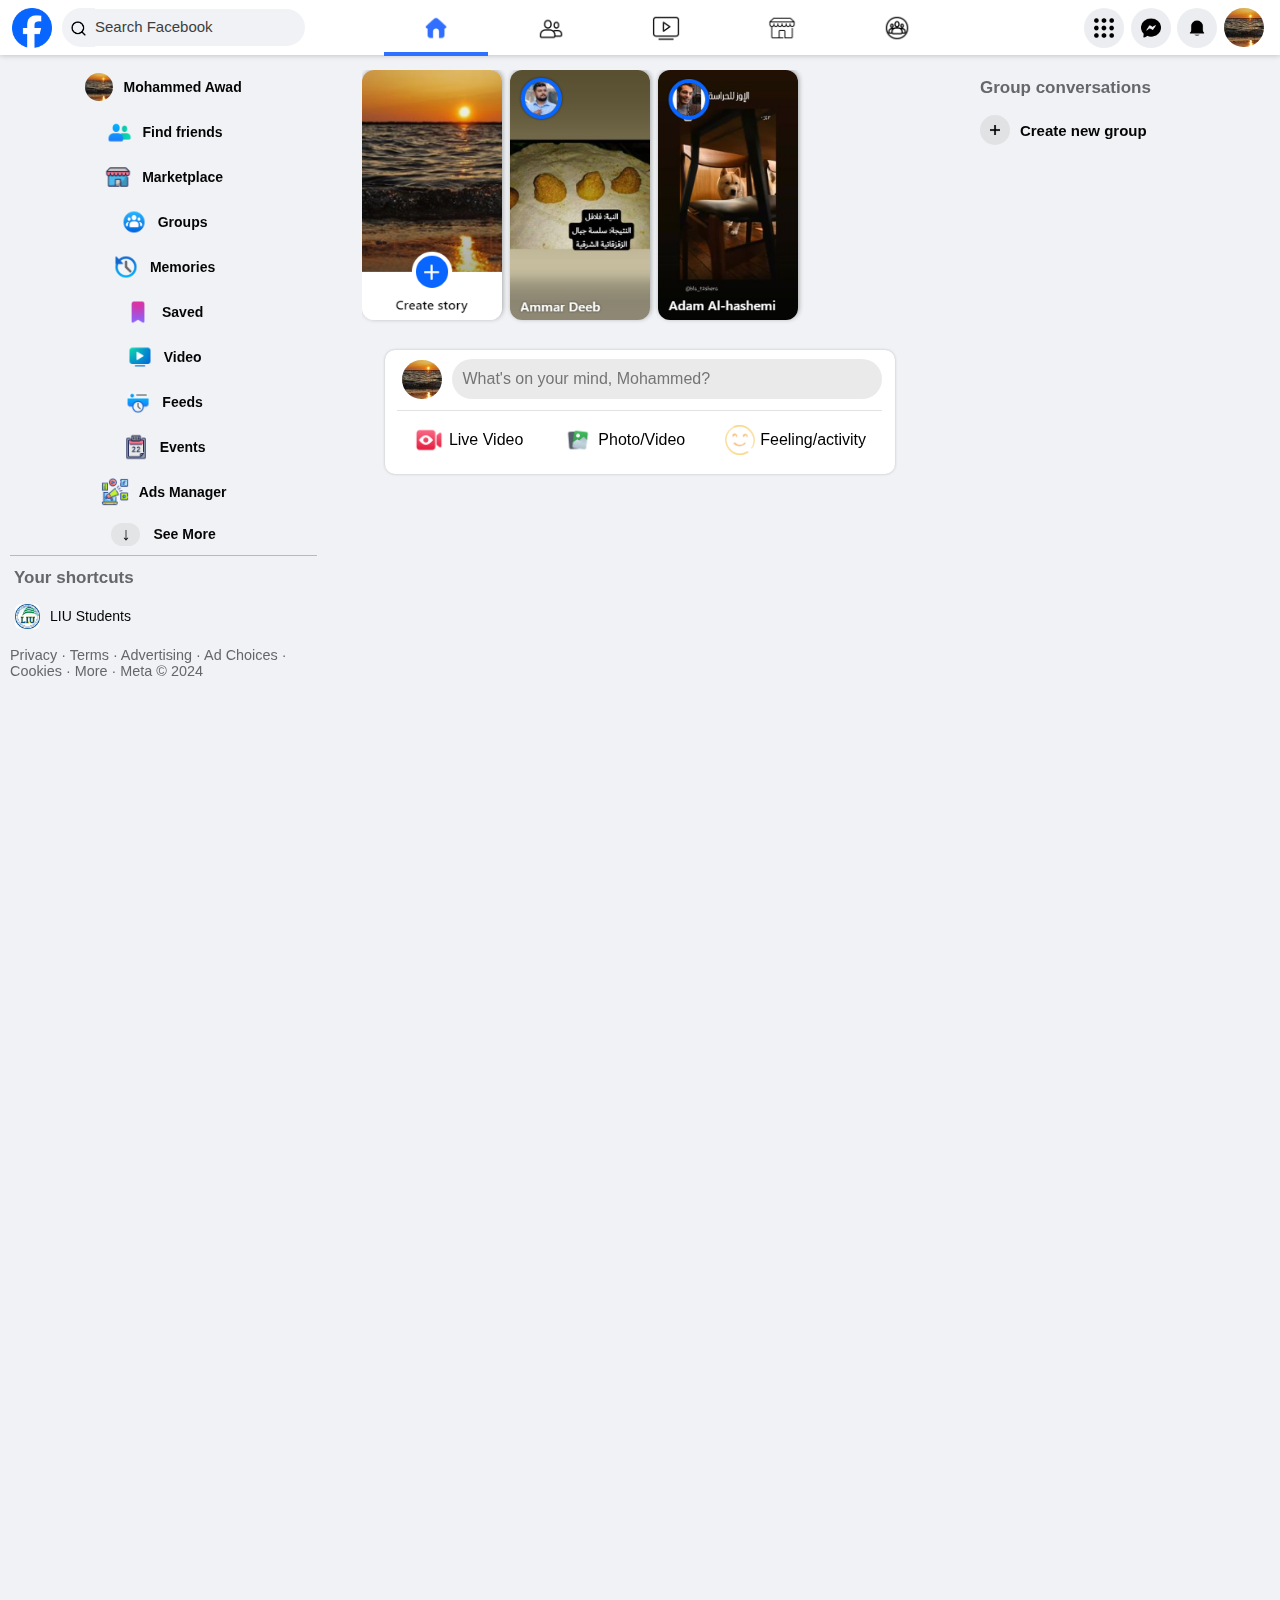
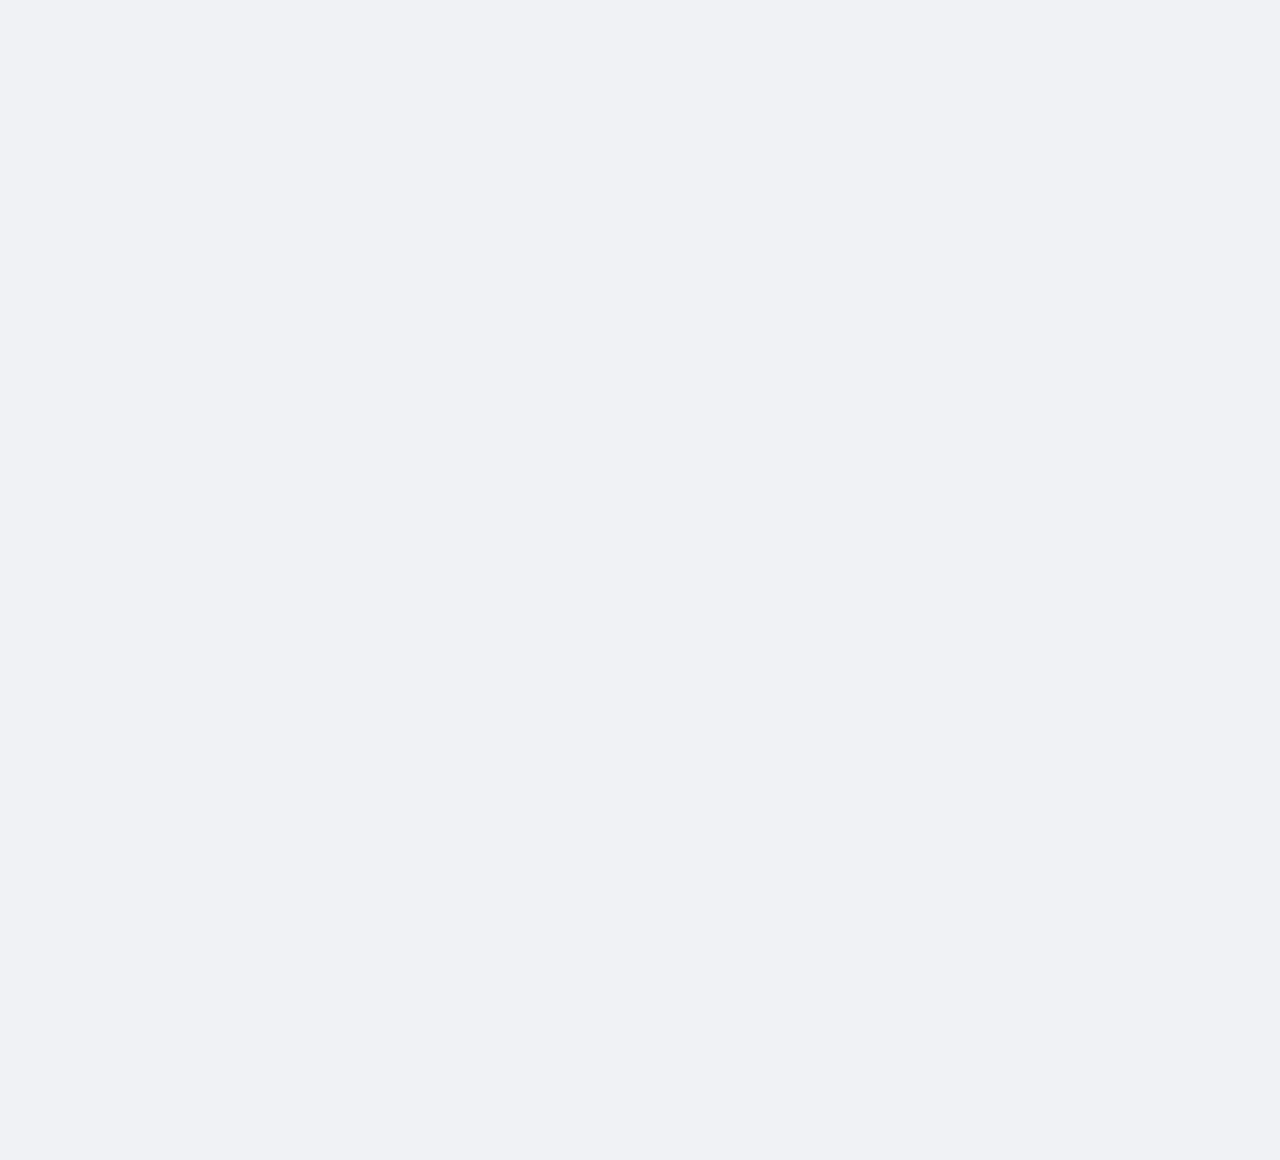
<file: index.html>
<!DOCTYPE html>
<html lang="en">
  <head>
    <meta charset="UTF-8" />
    <meta name="viewport" content="width=device-width, initial-scale=1.0" />
    <title>Document</title>
    <link rel="stylesheet" type="text/css" href="header.css" />
    <link rel="stylesheet" type="text/css" href="nav.css" />
    <link rel="stylesheet" type="text/css" href="general.css" />
    <link rel="stylesheet" type="text/css" href="Body.css" />
    <link rel="preconnect" href="https://fonts.googleapis.com" />
    <link rel="preconnect" href="https://fonts.gstatic.com" crossorigin />
    <link
      href="https://fonts.googleapis.com/css2?family=Roboto:ital,wght@0,100;0,300;0,400;0,500;0,700;0,900;1,100;1,300;1,400;1,500;1,700;1,900&display=swap"
      rel="stylesheet"
    />
  </head>
  <body>

    <header>
      <div class="left-header">
        <div class="facebook-icon">
          <img class="facebook" src="2023_Facebook_icon.svg.webp" alt="" />
        </div>
      
        <div class="search-div" id="left-header-search-button" >
          <img class="search1" src="search-512.webp" alt="" />
        </div>
        <div class="searchbar-container" >
          <input id="searchBar-input" type="text" id="search1" placeholder="Search Facebook" />
          <div class="search-popup" id="search-popup">
            <div class="back-icon" id="back-icon1"><img src="Back-icon.png" alt=""></div>
        <div class="popup-text">No recent searches</div>
        </div>
      </div>
        <div class="header-menu-div"><img src="menu-symbol-of-three-parallel-lines.svg" id="header-menu" >
          <div id="top-menu"><span>مصو تخيل اتعب حالي واحط اشياء هون</span><a href="https://www.facebook.com/">روح فيسبوك</a></div>
        </div>
      </div>
      <div class="mid-header">
        <a href="#">
          <div class="icon" id="active">  
            <img src="Header-images/home.png" alt="" />
            <div class="altt">Home</div>  
          </div>
        </a>
        <a href="https://www.facebook.com/friends/">
          <div class="icon">
          <img src="Header-images/friends.png" alt="" />
          <div class="altt">Friends</div>
        </div>
      </a>
        <a href="https://www.facebook.com/watch/?ref=tab">
          <div class="icon">
            <img src="Header-images/videos.png" alt="" />
            <div class="altt">Video</div>
          </div>
        </a>
        <a href="https://www.facebook.com/marketplace/?ref=app_tab">
          <div class="icon">
            <img src="Header-images/Marketplace.png" alt="" />
            <div class="altt">Marketplace</div>
          </div>
          </a>
       <a href="https://www.facebook.com/groups/">
        <div class="icon">
          <img src="Header-images/groups.png" alt="" />
          <div class="altt">Groups</div>
        </div>
      
       </a>
      </div>

      <div class="right-header">
        <div class="icon">
          <img src="Header-images/menu.png" alt="" />
          <div class="altt">Menu</div>
        </div>
        <div class="icon">
          <img src="Header-images/messenger.png" alt="" />
          <div class="altt">Messanger</div>
        </div>
        <div class="icon">
          <img src="Header-images/notification.png" alt="" />
          <div class="altt">Notification</div>
        </div>
        <div class="pfp">
          <img src="profile-pics/profilepic.jpg" alt="" />
          <div class="altt">Account</div>
        </div>
      </div>
    </header>
<main class="bodywidth">
    <nav>
        <div id="firstdiv" class="nav-scroll">
            <div class="nav-bar-items"><img src="profile-pics/profilepic.jpg" class="pfp"><span>Mohammed Awad</span></div>
        <div class="nav-bar-items"><img src="Nav-bar-images/findfriends.png" alt=""><span>Find friends</span></div>
        
        <div class="nav-bar-items"><img src="Nav-bar-images/marketplac.png"><span>Marketplace</span></div>
        <div class="nav-bar-items"><img src="Nav-bar-images/groups.png" alt=""><span>Groups</span></div>
        <div class="nav-bar-items"><img src="Nav-bar-images/memories.png" alt=""><span>Memories</span></div>
        <div class="nav-bar-items"><img src="Nav-bar-images/saves.png" alt=""><span>Saved</span></div>
       
        <div class="nav-bar-items"><img src="Nav-bar-images/video1.png" alt=""><span>Video</span></div>
        <div class="nav-bar-items"><img src="Nav-bar-images/feeds.png" alt=""><span>Feeds</span></div>
        <div class="nav-bar-items"><img src="Nav-bar-images/events.png" alt=""><span>Events</span></div>
        <div class="nav-bar-items"><img src="Nav-bar-images/ads manager.png" alt=""><span>Ads Manager</span></div>
        <div class="nav-bar-items" class="open" id="Smore" ><span class="icon">&darr;</span><span> See More </span> </div>
        
    </div>
        <div class="nav-scroll2" id="nav-scroll2">
        <div class="nav-bar-items"><img src="858962.png" alt=""><span>Climate Science Center</span></div>
        <div class="nav-bar-items"><img src="Nav-bar-images/fund.png" alt=""><span>Fundraisers</span></div>
        <div class="nav-bar-items"><img src="Nav-bar-images/gaming.png" alt=""><span>Gaming Video</span></div>
        <div class="nav-bar-items"><img src="Nav-bar-images/messenger kids.png" alt=""><span>Messenger Kids</span></div>
        <div class="nav-bar-items"><img src="Nav-bar-images/order.png" alt=""><span>Orders and payments</span></div>
        <div class="nav-bar-items"><img src="Nav-bar-images/pages.png" alt=""><span>Pages</span></div>
        <div class="nav-bar-items"><img src="858962.png" alt=""><span>Play games</span></div>
        <div class="nav-bar-items"><img src="Nav-bar-images/activit.png" alt=""><span>Recent ad activity</span></div>
        <div class="nav-bar-items" class="close" id="Smore1" ><span class="icon">&uarr;</span><span> See Less </span> </div>
        </div>
    
        <div class="shortcuts-div">
        <div class="shortcuts-text">
             <div class="YourShort">Your shortcuts</div>
             <div class="Edit">Edit</div>
             </div>
        <div class="pfp-bottom">
            <img src="Lebanese_International_University_(logo).png" alt="">
            <span>LIU Students</span>
        </div>
        </div>
        <div class="nav-footer">Privacy  &#183 Terms  &#183  Advertising
            &#183 Ad Choices   &#183 Cookies  &#183 
            <span   class="more"><p style="display: inline;" id="footer-menu-open-close">More</p>
                <div id="abo-ali"  class="nav-more-items"
                ><div class="more-items">About</div>
            <div class="more-items">Careers</div>
            <div class="more-items">Developers</div>
            <div class="more-items">Help</div>
           
        </div></span>  &#183 Meta © 2024</div>
      
    </nav>
    <div class="nav-replace"></div>
    <div class="section-container">
      <section >
      
        <div class="shorts-container">
          <div  class="short"><img src="shorts/firstreelpic.png" alt=""></div>
          <div   class="short"><img src="shorts/2nd reel.png" alt=""></div>
          <div  class="short"><img src="shorts/3rdreel.png" alt=""></div>
        </div>
    <div class="post-section">
      <div id="top-post-section">
        <div><img src="profile-pics/profilepic.jpg" alt=""></div>
        <div><input type="text" placeholder="What's on your mind, Mohammed?"></div>
      </div>
      <div id="bottom-post-section">
        <div class="post-section-icons">
          <div>
            <img src="live-video.png" alt="">
          </div>
          <p>Live Video</p>
        </div>
        <div class="post-section-icons">
          <div><img src="photosv.png" alt=""></div>
          <p>Photo/Video</p>
        </div>
        <div class="post-section-icons">
          <div>
        <img src="feelings-removebg-preview.png" alt="">
          </div>
          <p>Feeling/activity</p>
        </div>
      </div>
    </div>
    </section>
    </div>
    

    <aside>
        <div class="Groupsc" ><span class="aside-text-header" class="aside-text">Group conversations</span></div>
        <div class="aside-buttons"><img class="aside-icon" src="Nav-bar-images/plus.png"><span class="aside-text">Create new group</span></div>
    </aside>
</main>
    <script src="website.js"></script>
   
  </body>
</html>
</file>
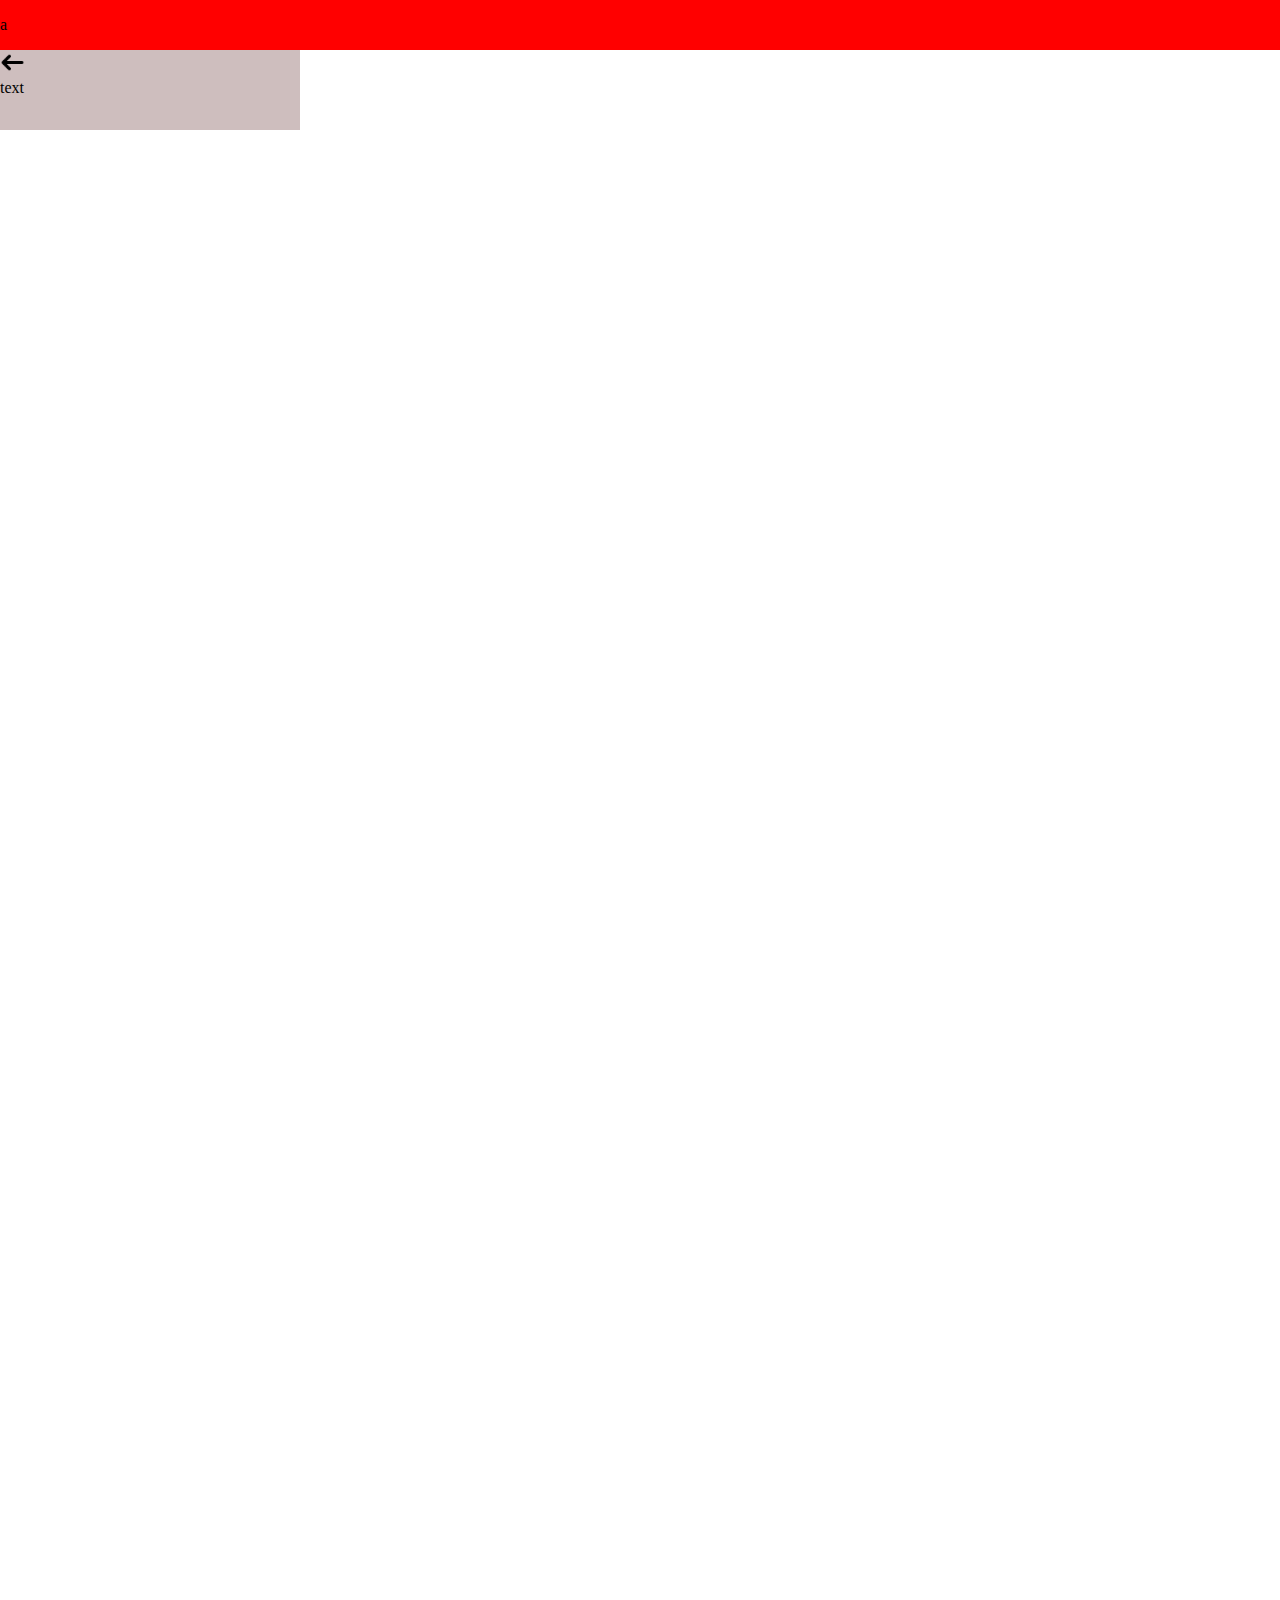
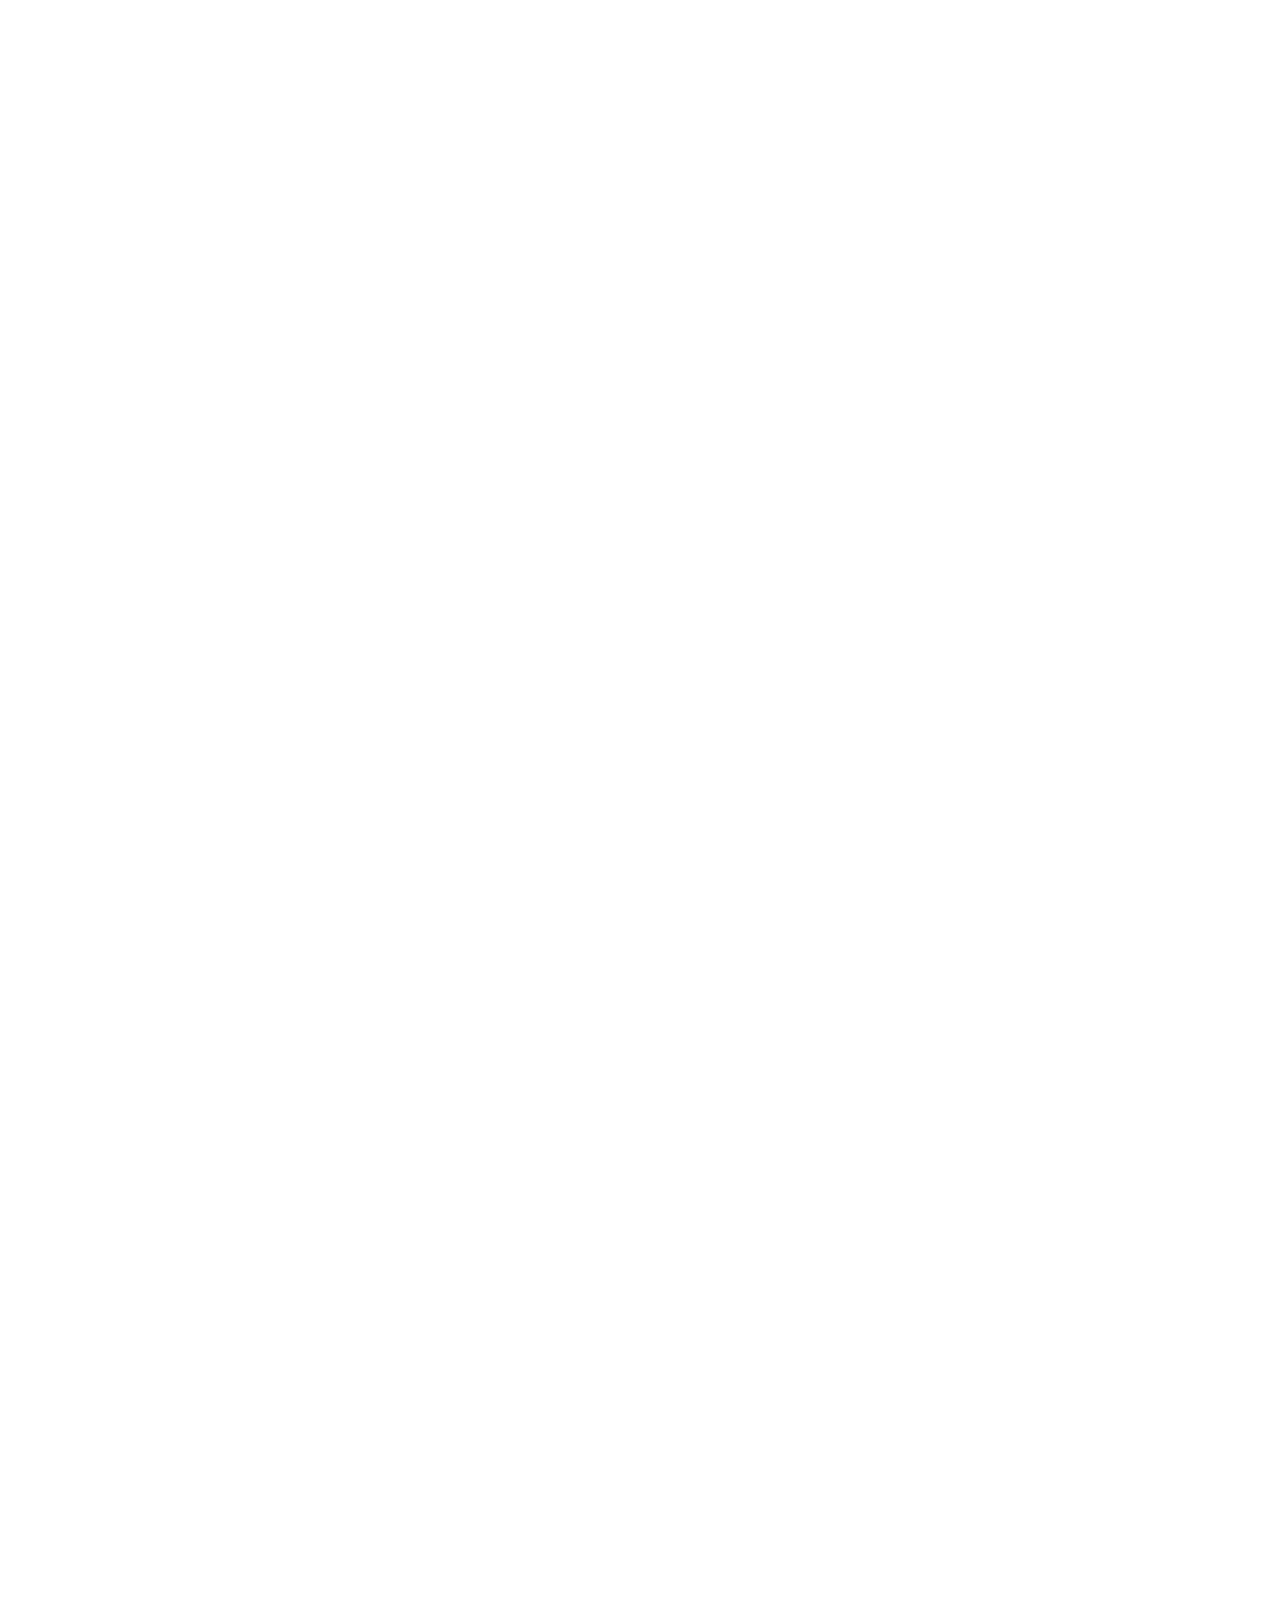
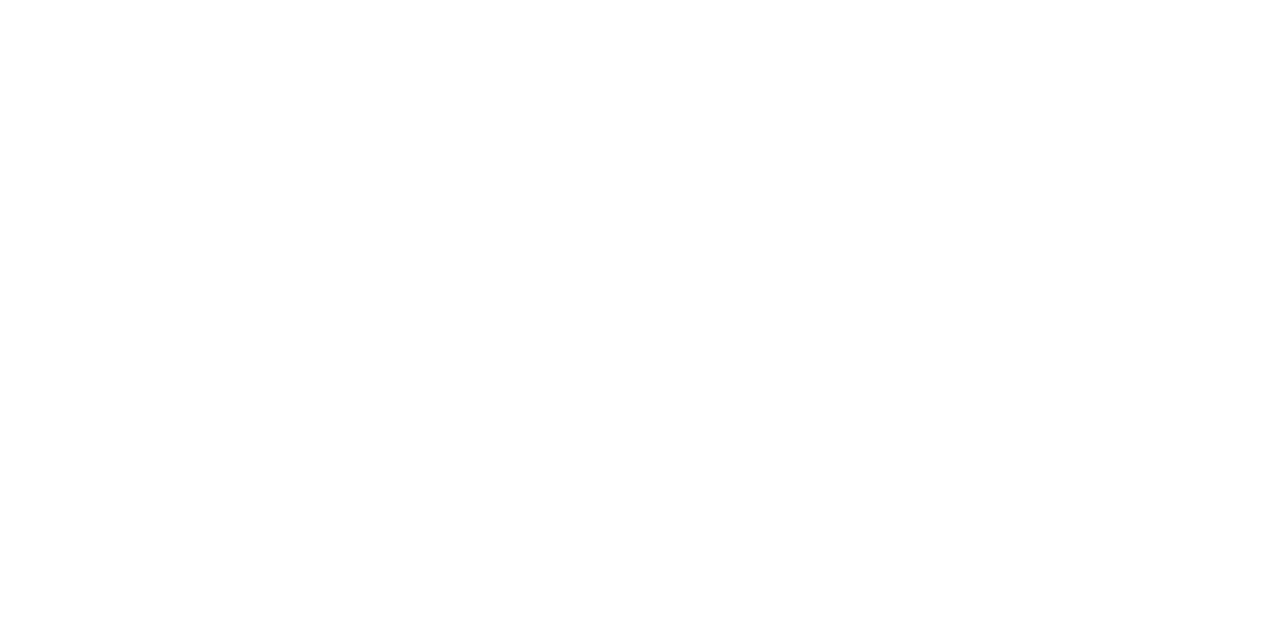
<file: test.html>
<!DOCTYPE html>
<html lang="en">
  <head>
    <meta charset="UTF-8" />
    <meta name="viewport" content="width=device-width, initial-scale=1.0" />
    <title>Document</title>
    <style>
      .container {
        background-color: rgb(206, 190, 190);
        width: 300px;
        height: 80px;
      }

      .back img {
        width: 25px;
      }

      .a123 {
        background-color: rgb(206, 190, 190);
        width: 300px;
        height: 80px;
        margin: 10px;
        display: inherit;
      }
        .nav1 {
          position: sticky;
          top:0;
          right: 0;
          left: 0;
          width: 100vw;
          background-color: red;
          display: inline-block;
         
          
        }
        
        body{
          height: 300vw;
          margin: 0;
        }
      
    </style>
  </head>
  <body>
    <div class="nav1">
   <p>a</p>
    </div>
    <div class="container">
      <div class="back"><img src="Back-icon.png" alt="" /></div>
      <div class="front">text</div>
    </div>
    <div class="a123">مصو</div>
  </body>
  <script>
    window.onresize  = abc;
    window.onload = abc;
    
    function abc() {
      if (window.innerWidth >= 700)
        document.querySelector(".a123").style.display = "none";
      else {
        document.querySelector(".a123").style.display = "flex";
      }
    };
  </script>
</html>
</file>
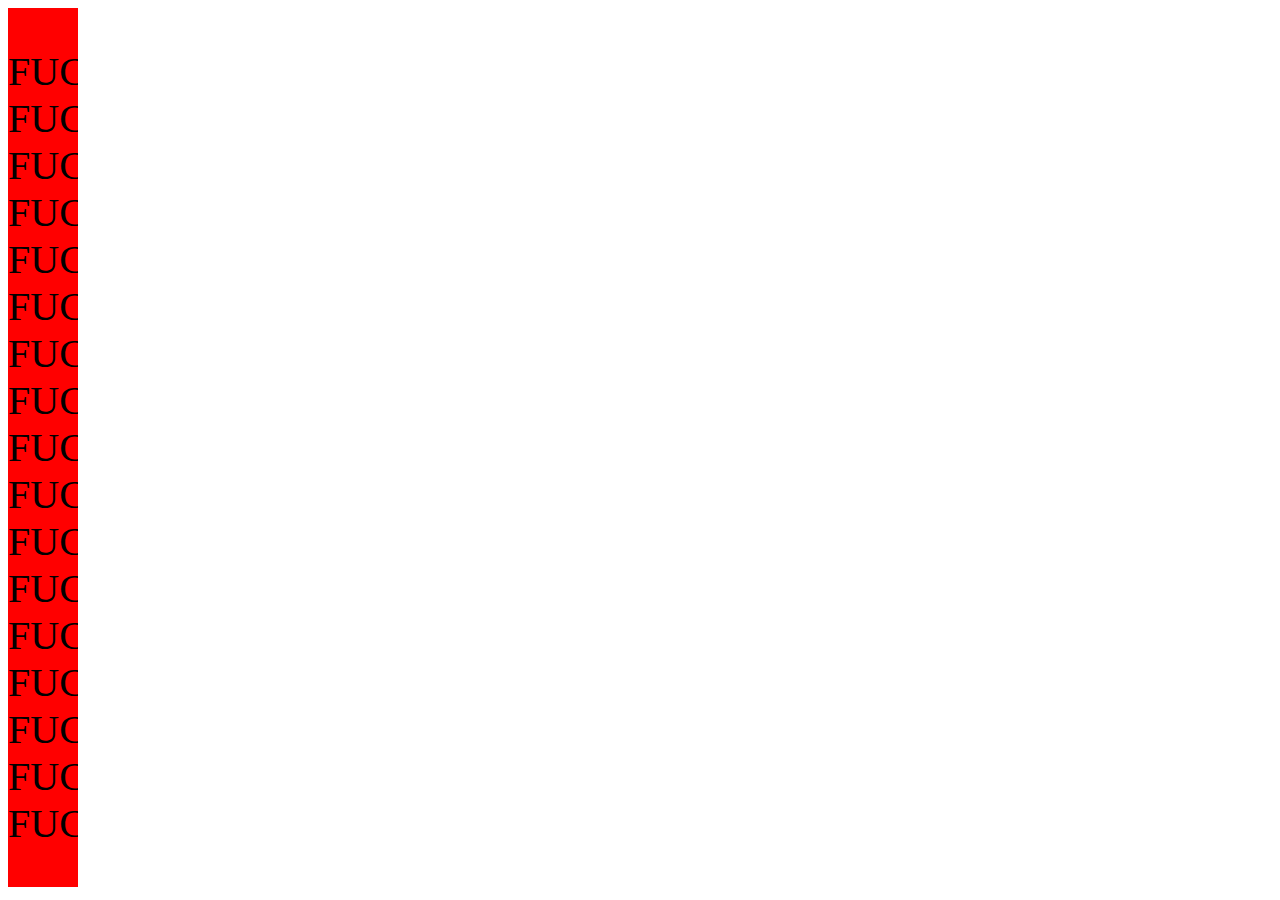
<file: test1.html>
<!DOCTYPE html>
<html lang="en">
<head>
    <meta charset="UTF-8">
    <meta name="viewport" content="width=device-width, initial-scale=1.0">
    <title>Document</title>
</head>
<style>
    div{
        position: sticky;
        top: 0;
        left: 0;
        bottom: 0;
        background-color: red;
        font-size: 40px;
        overflow-y: scroll;
        width: 70px;

    }
</style>
<body>
    <div>
        <p>FUCKICK FUCK FUCKICK FUCKFUCKICK FUCKFUCKICK FUCKFUCKICK FUCKFUCKICK FUCKFUCKICK FUCKFUCKICK FUCKFUCKICK FUCKFUCKICK FUCKFUCKICK FUCKFUCKICK FUCKFUCKICK FUCKFUCKICK FUCKFUCKICK FUCK</p>
    </div>
</body>
</html>
</file>
<file: header.css>
header{
    position: fixed;
    top: 0;
    left: 0;
    right: 0;
    background-color: white;
    height: 55px;
    border-bottom: none;
    display: flex;
    box-shadow: 0 0 6px rgba(0, 0, 0, 0.247);
    justify-content: space-between;
    align-items: center;
    z-index: 9999999999999999999999999999999999999999999999999999;
    

}

header div {
   
    height: 20px;

 
}

.left-header{
    width: 330px;
    display: flex;
    flex-direction: row;
    align-items: center;
    height: 55px;
    gap: 10px;
    padding-left: 12px;
}
.left-header .facebook{
    width: 40px;
}
@media (max-width: 1200px)
{
    .left-header input{
        display: none;
        pointer-events: none;
       
    }
    .search-div  {
        border-radius: 20px !important;
        padding: 10px 12px !important;
    }

 
}
.search-div{
    background-color: var(--search-bar);
    padding: 10px 8px 9px 8px;
    
    border-radius: 35px 0 0 35px;
    display: flex;
    justify-content: center;
    align-items: center;
    cursor: default !important;
    

}


#header-menu{
    width: 25px;
    padding: 3px 3px;
    display: none;
    
}

#top-menu{
    position: absolute;
    bottom: clamp(-70px,2vw, -80px);
    background-color: rgb(233, 233, 233);
    width: 300px;
    height: fit-content;
    display: none;
    z-index: 999999999999 !important;
    border-radius: 10px;
    justify-content: center;
    align-items: center;
    flex-direction: column;
    gap: 20px;

}

@media (max-width: 750px)
{
    header .mid-header{
        display: none;
    }

    #header-menu{
        display: inline-block;
    }
}

#top-menu.showmenu{
    display: flex;
}
.left-header input {
   
    padding: 11px 0 11px 0;
    border-radius: 0 35px 35px 0;
    background-color: var(--search-bar);
    border: none;
    margin-left: -10px;
    outline: none;
    caret-color: rgb(0, 0, 0);
    width: 210px;
    transition:  margin 400ms, width 400ms, border-radius 400ms ;
}




.left-header input:focus{
    z-index: 1;
    margin-left: -39px;
    padding-left: 8px;
    width: 214px;
    border-radius: 35px;
    
    
}

.left-header input::placeholder{
    color: rgb(62, 62, 62);
    font-size: 15px;
 
}
header div div:hover{
cursor: pointer;
}

.facebook-icon, .search-div, .searchbar-container, .header-menu-div {
    display: flex;
    align-items: center;
    justify-content: center;
}

.search1 {
    width: 17px;
}
.mid-header {
    flex: 1;
}



.mid-header{
    display: flex;
    align-items: center;
    justify-content: center;
    height: 55px;
    flex: 1;
    
    padding-right: clamp(230px, 22.6vw, 340px);
  
    
}



.icon#active img{
    position: relative;
    filter: invert(38%) sepia(79%) saturate(3890%) hue-rotate(214deg) brightness(102%) contrast(102%);
}



.icon#active::after{
    content: "";
    position: absolute;
    background-color: #2e70ff;
    bottom: -3px;
    height: 3.5px;
    width: 90%;
    
   
}

.mid-header img {
    width: 30px;
}

.mid-header .icon {
    height: 50px;
    display: flex;
    justify-content: center;
    align-items: center;
    width: clamp(50px,9vw, 120px);
    
    
    
}



.mid-header .icon:not(#active):hover {
    background-color: rgba(0, 0, 0, 0.122);
    cursor: pointer;;
    border-radius: 9px;
    
}
.right-header {
    display: flex;
    justify-content: space-between;
    align-items: center;
    position: fixed;
    right: 0;
    max-width: 180px;
    min-width: 180px;
    padding-right: 16px;
    height: 55px;
    
}
.right-header .icon img{
width: 20px;
}

.right-header .icon {
    background-color: rgba(191, 195, 206, 0.3);
    width: 40px;
    height: 40px;
    border-radius: 20px;
    display: flex;
    justify-content: center;
    align-items: center;
    
}
.right-header .icon:hover{
    background-color: rgba(161, 161, 161, 0.355);
}
.pfp{
    display: flex;
    align-items: center;
}
.pfp img{
    width: 40px ;
    border-radius: 20px;
    
}

.searchbar-container {
position: relative;
}

.searchbar-container .search-popup {
   
    }

.search-popup
{
    box-shadow: 1px 1px 15px rgba(0, 0, 0, 0.323);
    position: absolute;
    background-color: rgb(249, 249, 249);
    cursor: default !important;
    display: none !important;
    gap: 30px;
    width: 300px;
    left: -105px;
    height: 80px;
    bottom: -40px;
    transition: all 500ms ease;
    border-radius: 5px;
    padding-bottom: 5px;
  
}



#searchBar-input:focus + .search-popup{
    display: flex !important;
    width: 300px;
    left: -105px;
    height: 100px;
    bottom: -65px;
    
}


  


.back-icon{
padding: 6px;
margin: 14px 0 0 14px;
border-radius: 15px;
}

.back-icon:hover{
    background-color: rgba(180, 180, 180, 0.715);
}
.popup-text{
display: flex;
margin-top: auto;
margin-bottom: 10px;
margin-left: 10px;
}
.search-popup img{
    width: 22px;
    height: 22px;
    object-fit: cover;
}
</file>
<file: nav.css>
nav{
    width: 24vw;
    min-width: 280px;
    max-width: 360px;
position: fixed;
top: 65px;
left: 0;
bottom: 0;
padding-left: 10px;
display: flex;
flex-direction: column;
overflow: auto;
color: var(--black-text);
font-size: 14px;
padding-bottom: 10px;

scrollbar-color: rgba(177, 173, 173, 0.603) rgba(48, 47, 46, 0.23);
  scrollbar-width:none;
  scroll-behavior: smooth;
  scrollbar-arrow-color: rgba(255, 235, 205, 0);
  transition: scrollbar-width 500ms;
}

.nav-replace {
    width: 24vw;
    min-width: 280px;
    max-width: 360px;
position: sticky;
top: 65px;
left: 0;
bottom: 0;
padding-left: 10px;
padding-bottom: 10px;
pointer-events: none;
z-index: -1231231312312;
}


.nav-bar-items, .pfp-bottom{
    padding: 5px;
    padding-top: 8px;
    padding-bottom: 9px;
    display: flex;
    justify-self: center;
    align-items: center;
    border-radius: 15px;
    width:auto;
    
}

.nav-bar-items span{
  font-weight: 600;
}

nav .pfp {
    border-radius: 20px;
}





nav:hover{

    overflow-y: scroll;
    scrollbar-width: thin;
}



nav img{
    width: 28px;
    margin-right: 10px;
}

.nav-scroll2{

        display: flex;
        flex-direction: column;
        justify-content: center;
       
    
}

#Smore, #Smore1  {
  gap: 13px;
    display: flex;
    padding-left:5px;
    
}

#Smore.close{
    display: none;
}

.nav-scroll2
{
    display: none;
}



#Smore.open {
    display: flex;
}


#Smore .icon, #Smore1 .icon {
background-color: rgba(205, 205, 205, 0.371);
border-radius: 15px;
padding: 1px 10px;
font-size: large;
}


.shortcuts-div{
    display: flex;
    flex-direction: column;
    gap: 4px;
}

.shortcuts-text{
    display: flex;
    justify-content: space-between;
    padding: 4px;
   
}

.YourShort{
    padding-top: 8px;
    color: var(--gray-text);
    font-weight: 600;
    font-size: 17px;
}

.pfp-bottom img{
    border-radius: 6px;
    width: 25px;
}

.Edit{
    visibility: hidden;
    cursor: pointer;
    padding: 6px;
    border-radius: 7px;
    color: var(--facebook-blue);
}

.shortcuts-div:hover .Edit{
    visibility: visible;
}

.nav-footer{
    cursor: pointer;
    padding-top:9px;
    font-size: 14.4px;
    color: var(--gray-text);
}

.more{
    position: relative;
}

.nav-more-items{
    position: absolute;
    height: fit-content;
    width: clamp(200px, 22vw, 260px);
    z-index: 4440;
    background-color: rgb(218, 218, 218);
    top: -200px;
    padding: 13px;
    display: none;
    color: var(--black-text);
    font-size: 15px;
    flex-direction: column;
   border-radius: 15px;
   box-shadow: 0px 0px 20px rgba(0, 0, 0, 0.141);
   
    
}

.hide-nav-more{
    display: flex;
}


.nav-scroll{
    border-bottom: 1px solid rgba(128, 128, 128, 0.495);
}


.more-items{
    padding: 10px;
}
</file>
<file: general.css>
*{
    font-family: 'Segoe UI', Tahoma, Geneva, Verdana, sans-serif;
    -webkit-font-smoothing: antialiased;
    -moz-osx-font-smoothing: grayscale;
}

:root{
    --background-buttons: #b0b3b8;
    --facebook-blue: #3b5998;
    --facebook-lightblue: #8b9dc3;
    --facebook-verylightblue: #dfe3ee;
    --background-facebook: #f9fafd;
    --gray-text: #65676b;
    --black-text: #050505;
    --search-bar: #f0f2f5;
}


body{
    margin: 0;
    background-color: 	#F0F2F5;
    padding-top: 60px;
    height:300vh;
    overflow: hidden;
}

 header .icon, .pfp{
    position: relative;
}

.altt{
   
    position: absolute;
    background-color: #000000;
    color: white;
    font-size: 13px !important;
    width: calc(fit-content + 11px) !important;
    padding: 7px;
    border-radius: 10px;
    bottom: -40px;
    pointer-events: none;
    font-size: 14px;
    display: flex;
    justify-content: center;
    align-items: center;
    opacity: 0;
    z-index: 20;
    transition: 300ms;
    transition-delay: 250ms;
    box-shadow: 0px 0px 9px rgba(0, 0, 0, 0.457);
}

.nav-bar-items:hover, .pfp-bottom:hover, .Edit:hover, .nav-footer .more-items:hover ,.aside-buttons:hover{
    background-color: rgba(106, 105, 105, 0.083);
    cursor: pointer;
}

header .icon:hover .altt{
    
    opacity: 0.8;
}
</file>
<file: Body.css>
@media (max-width: 900px){

       main aside {
        display: none;
       }
       main {
        align-items: center !important;
        justify-content: center !important;
       }

       .section-container{
        padding: 0 !important;
       }
    }
    
    @media (max-width: 1096px){
        nav, .nav-replace {
            display: none;
        }
    
        body{
            padding-left: clamp(0, 5vw, 100px) !important;
        }

        
    
       
    }

    main {
        display: flex;
        justify-content: space-between;
        box-sizing: border-box;
    }
    section {
        display: flex;
      
        align-items: center;
        
        flex-direction: column;
        padding-top: 10px;
        width: 590px;
        padding-right: 15px;
        padding-left: 15px;
        box-sizing: border-box;
        overflow-x: hidden !important; 
    }

    .section-container{
        display: flex;
        justify-content: center;
        box-sizing: border-box;
        padding: 0 32px;
        flex-grow: 1;
        overflow: hidden;
    }
         
      .shorts-container{
        display: flex;
        width: clamp(490px, 100vw, 564px);
        scroll-behavior: auto;
        gap: 8px;
        align-self: flex-start;
        justify-content: start;
        align-items: start;
        height: 270px;
       overflow: hidden;
       overflow-x: scroll;
      }

      .shorts-container{
        scrollbar-width: none;
      }

      .short img{

        width: 140px !important;
        height: 250px !important;
        object-fit: cover;
        border-radius: 12px;
        box-shadow: 1px -1px 5px rgba(0, 0, 0, 0.308);
      }

    
 

/* right of main */
    aside {
       
        width: 24vw;
        min-width: 280px;
        max-width: 350px;
        background-color: 200px;
        position: sticky;
        top: 60px;
        right: 0;
        bottom: 0;
        padding-left: 10px;
        display: flex;
        flex-direction: column;
        overflow: auto;
        color: var(--black-text);
        font-size: 15px;
        padding-bottom: 15px;
        scrollbar-color: rgba(177, 173, 173, 0.603) rgba(48, 47, 46, 0.23);
          scrollbar-width:none;
          scroll-behavior: smooth;
          scrollbar-arrow-color: rgba(255, 235, 205, 0);
    }

    aside .Groupsc {
        padding: 5px;
        padding-top: 18px;
        display: flex;
        justify-self: center;
        align-items: center;
        border-radius: 15px;
        width:auto;
    }

    .aside-buttons{
        padding: 5px;
        padding-top: 6px;
        padding-bottom: 9px;
        display: flex;
        justify-self: center;
        align-items: center;
        border-radius: 15px;
        width:auto;
      
    }

    aside {
        display: flex;
        flex-direction: column;
        gap: 6px;
    }

    .aside-icon{
        border-radius: 20px ;
        margin-right: 10px;
        background-color: rgba(174, 174, 174, 0.231);
        color: var(--black-text);
        align-self: center;
        width: 20px;
        padding: 5px 5px;
        display: flex;
        align-items: center;
    }



    .aside-text-header{
        color: var(--gray-text);
        font-size: 17px;
        font-weight: 600;

    }   

    .aside-text{
        font-weight: 600;
    }

    /* end of right of main

    /* middle of main
*/

.post-section{
    display: flex;
    flex-direction: column;
    background-color: white;
    box-shadow: 0px 0px 3px rgba(0, 0, 0, 0.219);
    width: clamp(500px,500px,500px);
    margin: 10px;
    padding: 5px;
    align-items: center;
    border-radius: 10px;
}

#top-post-section{
    display: flex;
    gap: 10px;
    justify-content: space-between;
    align-items: center;
    padding-bottom: 7px;
    border-bottom: 1px solid rgba(128, 128, 128, 0.226);
    width: 485px
}

#top-post-section input {
    width: 410px;
    height: 20px;
    border-radius: 30px;
    outline: none;
    border: none;
    background-color: #65676b23;
    padding: 10px;
}

#top-post-section input:hover {
    background-color: rgba(128, 128, 128, 0.326);
    cursor: pointer;
}

#top-post-section input::placeholder{
    font-size: medium;
    
}

#top-post-section img {
    width: 40px;
    margin: 5px 0 0 5px;
    border-radius: 20px;
    object-fit: cover;
   
}

#top-post-section img:hover{
cursor: pointer;
opacity: 0.9;
box-shadow: inset 0px 0px 5px rgba(0, 0, 0, 0.384);
}

#bottom-post-section{
    display: flex;
   
    
}

.post-section-icons{
    white-space: nowrap;
    display: flex;
    justify-content: center;
    align-items: center;
    flex: 1;
    padding: 1px 20px;
    margin: 3px 0;
   
}

.post-section-icons img {
    width: 30px;
}

.post-section-icons > div {
    display: flex;
    justify-content: center;
    align-items: center;
   margin-right: 5px;
}
</file>
